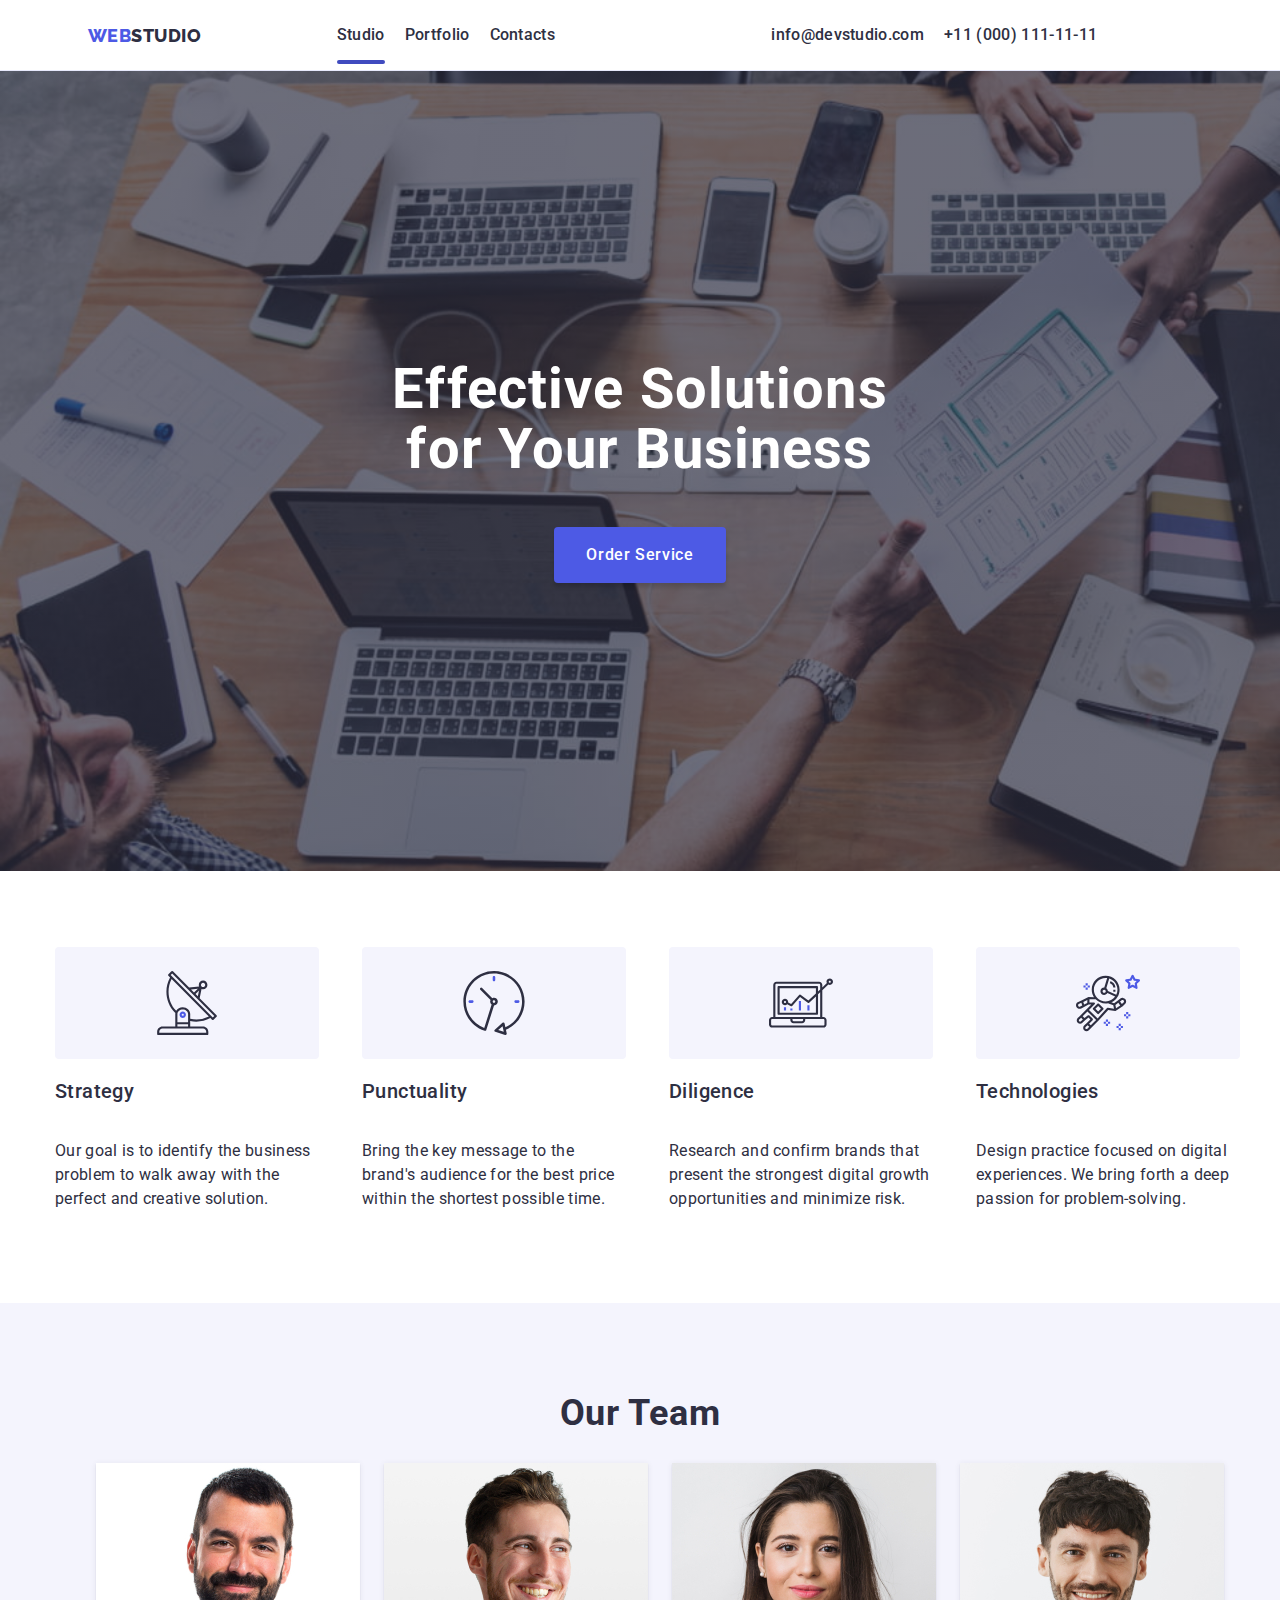
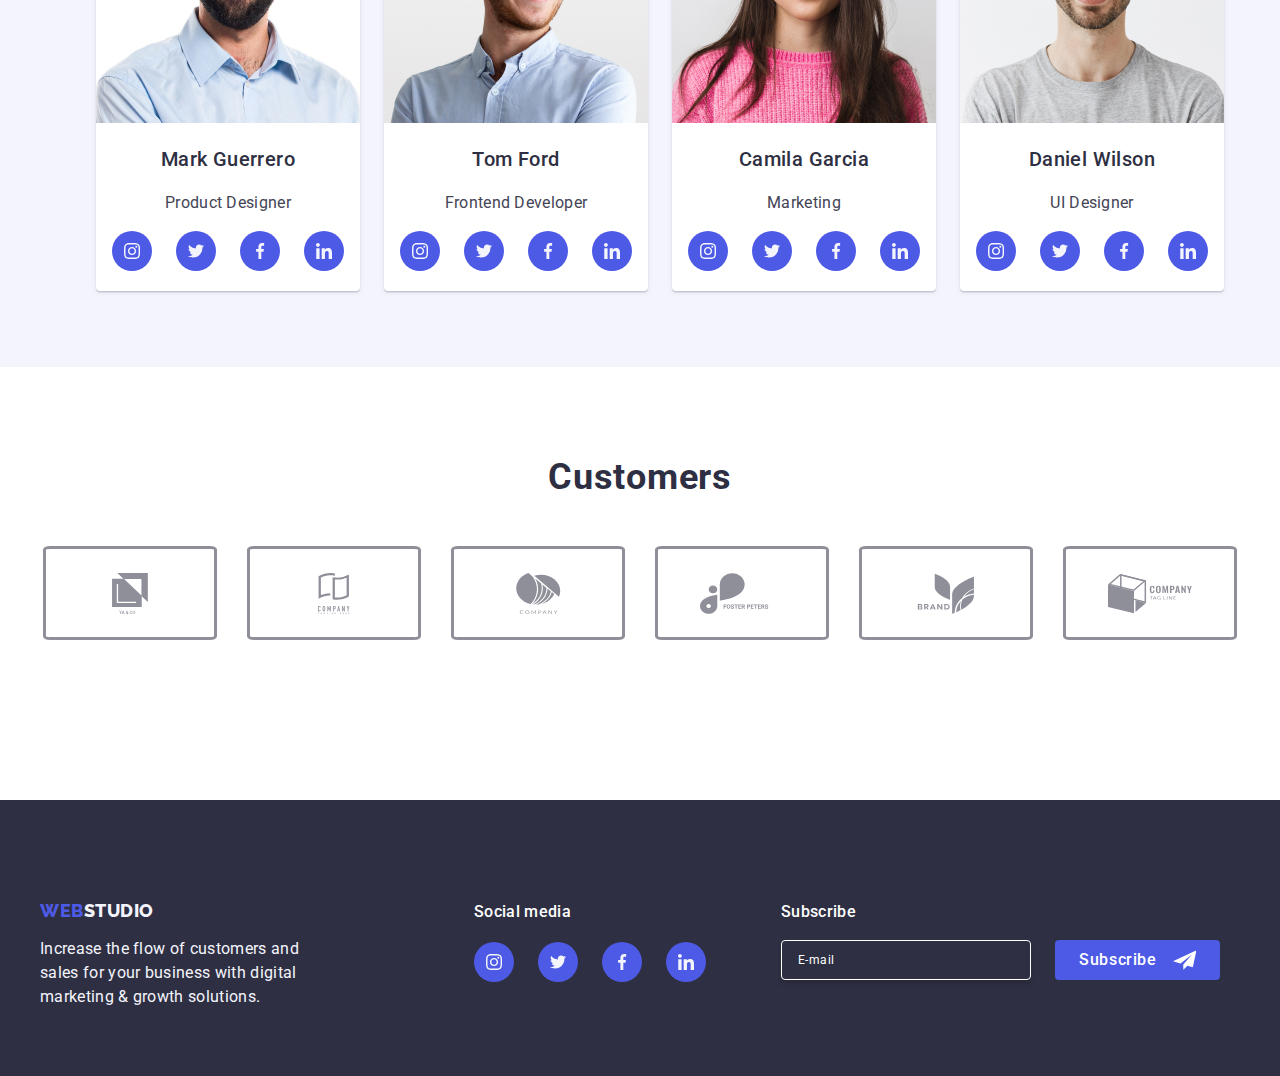
<file: index.html>
<!DOCTYPE html>
<html lang="en">
  <head>
    <meta charset="UTF-8" />
    <meta name="viewport" content="width=device-width, initial-scale=1.0" />
    <title>Studio</title>
    <link
      rel="stylesheet"
      href="https://fonts.googleapis.com/css2?family=Raleway:ital,wght@0,700;1,700&family=Roboto:wght@400;500;700;900&display=swap"
    />
    <link rel="stylesheet" href="./css/modern-normalize.css" />
    <link rel="stylesheet" href="./css/styles.css" />
  </head>
  <body>
    <!-- Bara de navigare -->
    <header class="global-header">
      <div class="container-navbar">
        <a class="logo" href="./index.html">
          <span class="logo-web">WEB</span>
          <span class="logo-studio-header">STUDIO</span>
        </a>
        <nav class="nav-bar">
          <ul>
            <li>
              <a class="nav-item" href="./index.html">Studio</a>
            </li>
            <li>
              <a class="nav-item" href="./portfolio.html">Portfolio</a>
            </li>
            <li>
              <a class="nav-item" href="./contacts.html">Contacts</a>
            </li>
          </ul>
        </nav>
        <ul class="nav-contacts">
          <li>
            <a class="nav-item" href="mailto:info@devstudio.com"
              >info@devstudio.com</a
            >
          </li>
          <li>
            <a class="nav-item" href="tel:+11(000)111-11-11"
              >+11 (000) 111-11-11</a
            >
          </li>
        </ul>
        <!-- Burger menu mobile -->
        <div class="container-menu-mobile">
          <div class="menu-container js-menu-container" id="mobile-menu">
            <button type="button" class="close-btn js-close-menu">x</button>

            <ul class="mobile-menu">
              <li><a href="./index.html" class="link">Studio</a></li>
              <li><a href="./portfolio.html" class="link">Portfolio</a></li>
              <li><a href="./contacts.html" class="link">Contacts</a></li>
            </ul>
            <ul class="modal-contacts">
              <li>
                <a class="modal-contact-tel" href="tel:+11(000)111-11-11"
                  >+11 (000) 111-11-11</a
                >
              </li>
              <li>
                <a class="modal-contact-mail" href="mailto:info@devstudio.com"
                  >info@devstudio.com</a
                >
              </li>
            </ul>
            <div class="modal-social-list">
              <a
                href="https://www.instagram.com/"
                class="social"
                target="_blank"
                rel="noreferrer noopener"
                aria-label="instagram-link"
              >
                <svg>
                  <use href="./images/icons.svg#icon-instagram"></use>
                </svg>
              </a>
              <a
                href="https://twitter.com/"
                class="social"
                target="_blank"
                rel="noreferrer noopener"
                aria-label="twitter-link"
              >
                <svg>
                  <use href="./images/icons.svg#icon-twitter"></use></svg
              ></a>
              <a
                href="https://www.facebook.com/"
                class="social"
                target="_blank"
                rel="noreferrer noopener"
                aria-label="facebook-link"
              >
                <svg>
                  <use href="./images/icons.svg#icon-facebook"></use></svg
              ></a>
              <a
                href="https://www.linkedin.com/"
                class="social"
                target="_blank"
                rel="noreferrer noopener"
                aria-label="linkedin-link"
              >
                <svg>
                  <use href="./images/icons.svg#icon-linkedin"></use></svg
              ></a>
            </div>
          </div>
        </div>
        <button
          class="menu-toggle js-open-menu"
          aria-expanded="false"
          aria-controls="mobile-menu"
        >
          <svg
            width="24"
            height="24"
            fill="currentColor"
            viewBox="0 0 20 20"
            xmlns="http://www.w3.org/2000/svg"
          >
            <path
              fill-rule="evenodd"
              d="M3 5a1 1 0 011-1h12a1 1 0 110 2H4a1 1 0 01-1-1zM3 10a1 1 0 011-1h12a1 1 0 110 2H4a1 1 0 01-1-1zM3 15a1 1 0 011-1h12a1 1 0 110 2H4a1 1 0 01-1-1z"
              clip-rule="evenodd"
            ></path>
          </svg>
        </button>
      </div>
    </header>
    <!-- Continutul siteului -->
    <main>
      <!-- Hero section -->
      <section class="hero-section">
        <div class="hero-container">
          <h1 class="hero-text">Effective Solutions for Your Business</h1>
          <button class="hero-button" type="button" data-modal-open>
            Order Service
          </button>
        </div>
        <!-- Modal inputs -->
        <div class="modal is-hidden" data-modal>
          <div class="modal-content">
            <button type="button" class="close-btn" data-modal-close>x</button>
            <form>
              <h2>Leave your contacts and we will call you back</h2>

              <label for="name" class="label-with-icon"
                >Name
                <svg class="input-icon">
                  <use href="./images/icons.svg#person-icon"></use>
                </svg>
                <input
                  type="text"
                  id="name"
                  name="username"
                  class="input-with-icon"
                />
              </label>
              <label for="phone" class="label-with-icon"
                >Phone
                <svg class="input-icon">
                  <use href="./images/icons.svg#phone-icon"></use>
                </svg>
                <input
                  type="tel"
                  id="phone"
                  name="phone-number"
                  class="input-with-icon"
                />
              </label>

              <label for="email" class="label-with-icon"
                >Email
                <svg class="input-icon">
                  <use href="./images/icons.svg#email-icon"></use>
                </svg>
                <input
                  type="email"
                  id="email"
                  name="email"
                  class="input-with-icon"
                />
              </label>
              <label for="comment" class="label-comment">Comment</label>
              <textarea
                name="feedback"
                class="text-input"
                id="comment"
                placeholder="Text input"
              ></textarea>

              <label for="checkbox" class="privacy-policy">
                <input
                  type="checkbox"
                  class="visually-hidden"
                  id="checkbox"
                  name="accept"
                />
                I accept the terms and conditions of the
                <a
                  href="https://en.wikipedia.org/wiki/Privacy_policy"
                  target="_blank"
                  rel="noreferrer noopener"
                  ><span>Privacy Policy</span></a
                >
              </label>
              <button type="submit" class="send-btn">Send</button>
            </form>
          </div>
        </div>
      </section>
      <!-- Text section -->
      <section class="strenghts-section">
        <div class="container">
          <ul>
            <li>
              <div class="strenght-logo">
                <svg>
                  <use href="./images/icons.svg#icon-antenna"></use>
                </svg>
              </div>
              <h3 class="strenght-name">Strategy</h3>
              <p class="strenght-description">
                Our goal is to identify the business problem to walk away with
                the perfect and creative solution.
              </p>
            </li>
            <li>
              <div class="strenght-logo">
                <svg>
                  <use href="./images/icons.svg#icon-clock"></use>
                </svg>
              </div>
              <h3 class="strenght-name">Punctuality</h3>
              <p class="strenght-description">
                Bring the key message to the brand's audience for the best price
                within the shortest possible time.
              </p>
            </li>
            <li>
              <div class="strenght-logo">
                <svg>
                  <use href="./images/icons.svg#icon-diagram"></use>
                </svg>
              </div>
              <h3 class="strenght-name">Diligence</h3>
              <p class="strenght-description">
                Research and confirm brands that present the strongest digital
                growth opportunities and minimize risk.
              </p>
            </li>
            <li>
              <div class="strenght-logo">
                <svg>
                  <use href="./images/icons.svg#icon-astronaut"></use>
                </svg>
              </div>
              <h3 class="strenght-name">Technologies</h3>
              <p class="strenght-description">
                Design practice focused on digital experiences. We bring forth a
                deep passion for problem-solving.
              </p>
            </li>
          </ul>
        </div>
      </section>
      <!-- What are we doing section -->
      <section class="what-are-we-doing-section">
        <div class="container what-are-we-doing-box">
          <h2 class="title-what-are-we-doing">What are we doing</h2>
          <ul>
            <li>
              <img
                src="./images/Monitor.jpg"
                alt="monitor cu grafice"
                width="300"
              />
            </li>
            <li>
              <img
                src="./images/MultilevelChat.jpg"
                alt="mai multe pagini dintr-un chat telefonic"
                width="300"
              />
            </li>
            <li>
              <img
                src="./images/Phone.jpg"
                alt="imagie pe un telefon tinut in mana"
                width="300"
              />
            </li>
          </ul>
        </div>
      </section>
      <!-- Our team section -->
      <section class="our-team-section">
        <div class="container">
          <h2 class="title-our-team">Our Team</h2>
          <ul>
            <li>
              <img
                src="./images/MarkGuerrero.jpg"
                alt="Imaginea lui Mark Guerrero"
                width="200"
              />
              <h3 class="team-person-name">Mark Guerrero</h3>
              <p class="team-person-function">Product Designer</p>
              <div class="social-list">
                <a
                  href="https://www.instagram.com/"
                  class="social"
                  target="_blank"
                  rel="noreferrer noopener"
                  aria-label="instagram-link"
                >
                  <svg>
                    <use href="./images/icons.svg#icon-instagram"></use>
                  </svg>
                </a>
                <a
                  href="https://twitter.com/"
                  class="social"
                  target="_blank"
                  rel="noreferrer noopener"
                  aria-label="twitter-link"
                >
                  <svg>
                    <use href="./images/icons.svg#icon-twitter"></use></svg
                ></a>
                <a
                  href="https://www.facebook.com/"
                  class="social"
                  target="_blank"
                  rel="noreferrer noopener"
                  aria-label="facebook-link"
                >
                  <svg>
                    <use href="./images/icons.svg#icon-facebook"></use></svg
                ></a>
                <a
                  href="https://www.linkedin.com/"
                  class="social"
                  target="_blank"
                  rel="noreferrer noopener"
                  aria-label="linkedin-link"
                >
                  <svg>
                    <use href="./images/icons.svg#icon-linkedin"></use></svg
                ></a>
              </div>
            </li>
            <li>
              <img
                src="./images/TomFord.jpg"
                alt="Imaginea lui Tom Ford"
                width="200"
              />
              <h3 class="team-person-name">Tom Ford</h3>
              <p class="team-person-function">Frontend Developer</p>
              <div class="social-list">
                <a
                  href="https://www.instagram.com/"
                  class="social"
                  target="_blank"
                  rel="noreferrer noopener"
                  aria-label="instagram-link"
                >
                  <svg>
                    <use href="./images/icons.svg#icon-instagram"></use>
                  </svg>
                </a>
                <a
                  href="https://twitter.com/"
                  class="social"
                  target="_blank"
                  rel="noreferrer noopener"
                  aria-label="twitter-link"
                >
                  <svg>
                    <use href="./images/icons.svg#icon-twitter"></use></svg
                ></a>
                <a
                  href="https://www.facebook.com/"
                  class="social"
                  target="_blank"
                  rel="noreferrer noopener"
                  aria-label="facebook-link"
                >
                  <svg>
                    <use href="./images/icons.svg#icon-facebook"></use></svg
                ></a>
                <a
                  href="https://www.linkedin.com/"
                  class="social"
                  target="_blank"
                  rel="noreferrer noopener"
                  aria-label="linkedin-link"
                >
                  <svg>
                    <use href="./images/icons.svg#icon-linkedin"></use></svg
                ></a>
              </div>
            </li>
            <li>
              <img
                src="./images/CamilaGarcia.jpg"
                alt="Imaginea Camilei Garcia"
                width="200"
              />
              <h3 class="team-person-name">Camila Garcia</h3>
              <p class="team-person-function">Marketing</p>
              <div class="social-list">
                <a
                  href="https://www.instagram.com/"
                  class="social"
                  target="_blank"
                  rel="noreferrer noopener"
                  aria-label="instagram-link"
                >
                  <svg>
                    <use href="./images/icons.svg#icon-instagram"></use>
                  </svg>
                </a>
                <a
                  href="https://twitter.com/"
                  class="social"
                  target="_blank"
                  rel="noreferrer noopener"
                  aria-label="twitter-link"
                >
                  <svg>
                    <use href="./images/icons.svg#icon-twitter"></use></svg
                ></a>
                <a
                  href="https://www.facebook.com/"
                  class="social"
                  target="_blank"
                  rel="noreferrer noopener"
                  aria-label="facebook-link"
                >
                  <svg>
                    <use href="./images/icons.svg#icon-facebook"></use></svg
                ></a>
                <a
                  href="https://www.linkedin.com/"
                  class="social"
                  target="_blank"
                  rel="noreferrer noopener"
                  aria-label="linkedin-link"
                >
                  <svg>
                    <use href="./images/icons.svg#icon-linkedin"></use></svg
                ></a>
              </div>
            </li>
            <li>
              <img
                src="./images/DanielWilson.jpg"
                alt="Imaginea lui Daniel Wilson"
                width="200"
              />
              <h3 class="team-person-name">Daniel Wilson</h3>
              <p class="team-person-function">UI Designer</p>
              <div class="social-list">
                <a
                  href="https://www.instagram.com/"
                  class="social"
                  target="_blank"
                  rel="noreferrer noopener"
                  aria-label="instagram-link"
                >
                  <svg>
                    <use href="./images/icons.svg#icon-instagram"></use>
                  </svg>
                </a>
                <a
                  href="https://twitter.com/"
                  class="social"
                  target="_blank"
                  rel="noreferrer noopener"
                  aria-label="twitter-link"
                >
                  <svg>
                    <use href="./images/icons.svg#icon-twitter"></use></svg
                ></a>
                <a
                  href="https://www.facebook.com/"
                  class="social"
                  target="_blank"
                  rel="noreferrer noopener"
                  aria-label="facebook-link"
                >
                  <svg>
                    <use href="./images/icons.svg#icon-facebook"></use></svg
                ></a>
                <a
                  href="https://www.linkedin.com/"
                  class="social"
                  target="_blank"
                  rel="noreferrer noopener"
                  aria-label="linkedin-link"
                >
                  <svg>
                    <use href="./images/icons.svg#icon-linkedin"></use></svg
                ></a>
              </div>
            </li>
          </ul>
        </div>
      </section>
      <section class="customers-section">
        <div class="container">
          <h2 class="customers-title">Customers</h2>
          <div class="customers-logos">
            <div class="customer-logo-panel">
              <svg class="customer-logo">
                <use href="./images/icons.svg#icon-client-1"></use>
              </svg>
            </div>
            <div class="customer-logo-panel">
              <svg class="customer-logo">
                <use href="./images/icons.svg#icon-client-2"></use>
              </svg>
            </div>
            <div class="customer-logo-panel">
              <svg class="customer-logo">
                <use href="./images/icons.svg#icon-client-3"></use>
              </svg>
            </div>
            <div class="customer-logo-panel">
              <svg class="customer-logo">
                <use href="./images/icons.svg#icon-client-4"></use>
              </svg>
            </div>
            <div class="customer-logo-panel">
              <svg class="customer-logo">
                <use href="./images/icons.svg#icon-client-5"></use>
              </svg>
            </div>
            <div class="customer-logo-panel">
              <svg class="customer-logo">
                <use href="./images/icons.svg#icon-client-6"></use>
              </svg>
            </div>
          </div>
        </div>
      </section>
    </main>
    <!-- Contact us -->
    <footer class="global-footer">
      <div class="footer-container">
        <div class="footer-content">
          <a href="./index.html">
            <span class="logo-web">WEB</span>
            <span class="logo-studio-footer">STUDIO</span>
          </a>
          <p class="footer-text">
            Increase the flow of customers and<br />
            sales for your business with digital<br />
            marketing & growth solutions.
          </p>
        </div>
        <div class="social-media-footer">
          <p>Social media</p>
          <div class="social-list-footer">
            <a
              href="https://www.instagram.com/"
              class="social-footer"
              target="_blank"
              rel="noreferrer noopener"
              aria-label="instagram-link"
            >
              <svg>
                <use href="./images/icons.svg#icon-instagram"></use>
              </svg>
            </a>
            <a
              href="https://twitter.com/"
              class="social-footer"
              target="_blank"
              rel="noreferrer noopener"
              aria-label="twitter-link"
            >
              <svg>
                <use href="./images/icons.svg#icon-twitter"></use></svg
            ></a>
            <a
              href="https://www.facebook.com/"
              class="social-footer"
              target="_blank"
              rel="noreferrer noopener"
              aria-label="facebook-link"
            >
              <svg>
                <use href="./images/icons.svg#icon-facebook"></use></svg
            ></a>
            <a
              href="https://www.linkedin.com/"
              class="social-footer"
              target="_blank"
              rel="noreferrer noopener"
              aria-label="linkedin-link"
            >
              <svg>
                <use href="./images/icons.svg#icon-linkedin"></use></svg
            ></a>
          </div>
        </div>
        <div class="subscribe-footer">
          <span class="subscribe">Subscribe</span>
          <form
            name="signup_form"
            autocomplete="on"
            novalidate
            class="subscribe-form"
          >
            <label>
              <input type="email" name="email" placeholder="E-mail" />
            </label>
            <button type="submit">
              Subscribe
              <svg>
                <use href="./images/icons.svg#send-icon"></use>
              </svg>
            </button>
          </form>
        </div>
      </div>
    </footer>
    <script src="./js/modal.js"></script>
    <script src="./js/navbar-underline.js"></script>
    <script defer src="js/mobile-menu.js"></script>
  </body>
</html>
</file>
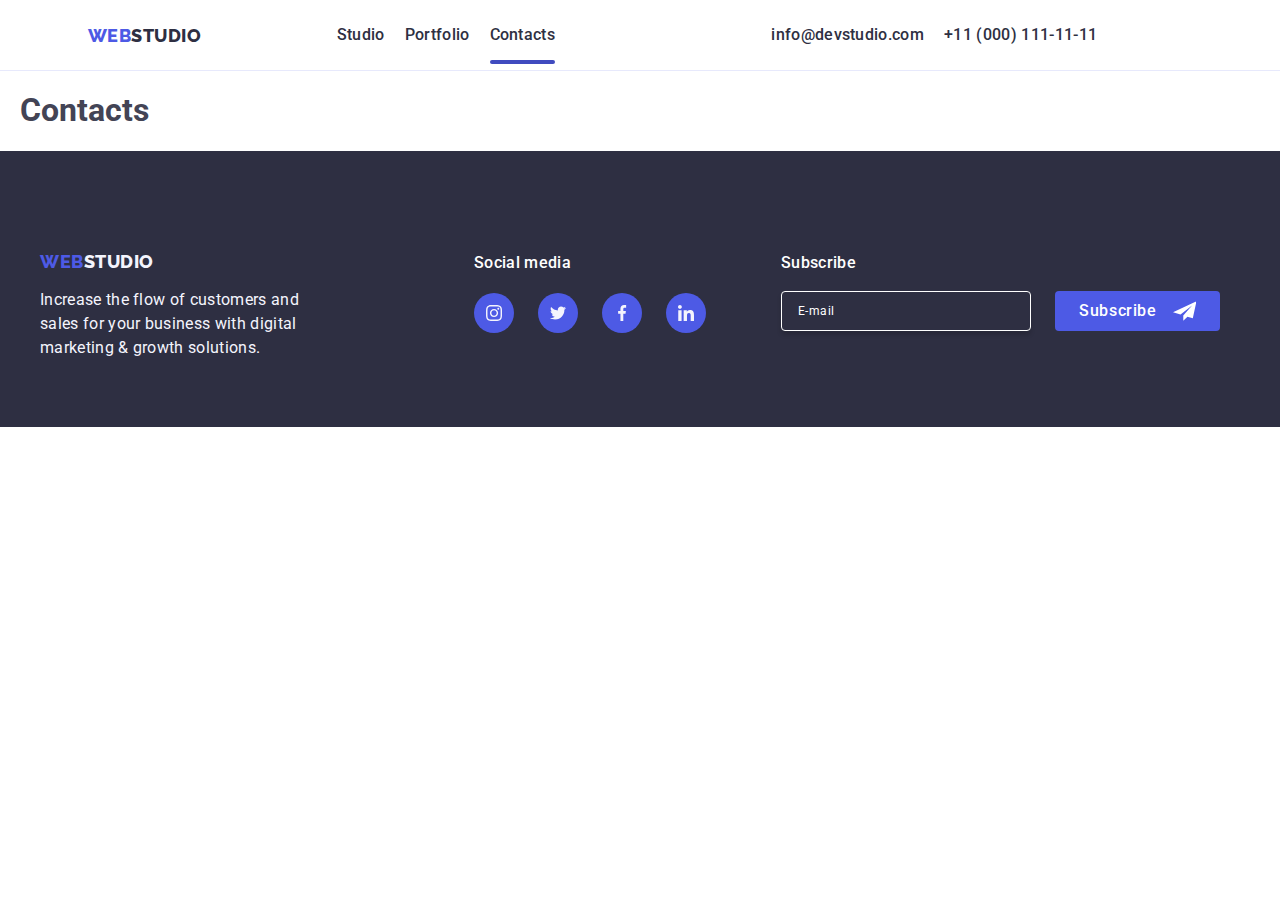
<file: contacts.html>
<!DOCTYPE html>
<html lang="en">
  <head>
    <meta charset="UTF-8" />
    <meta name="viewport" content="width=device-width, initial-scale=1.0" />
    <link
      rel="stylesheet"
      href="https://fonts.googleapis.com/css2?family=Raleway:ital,wght@0,700;1,700&family=Roboto:wght@400;500;700;900&display=swap"
    />
    <link rel="stylesheet" href="./css/modern-normalize.css" />
    <link rel="stylesheet" href="./css/styles.css" />
    <title>Contacts</title>
  </head>
  <body>
    <!-- Bara de navigare -->
    <header class="global-header">
      <div class="container-navbar">
        <a class="logo" href="./index.html">
          <span class="logo-web">WEB</span>
          <span class="logo-studio-header">STUDIO</span>
        </a>
        <nav class="nav-bar">
          <ul>
            <li>
              <a class="nav-item" href="./index.html">Studio</a>
            </li>
            <li>
              <a class="nav-item" href="./portfolio.html">Portfolio</a>
            </li>
            <li>
              <a class="nav-item" href="./contacts.html">Contacts</a>
            </li>
          </ul>
        </nav>
        <ul class="nav-contacts">
          <li>
            <a class="nav-item" href="mailto:info@devstudio.com"
              >info@devstudio.com</a
            >
          </li>
          <li>
            <a class="nav-item" href="tel:+11(000)111-11-11"
              >+11 (000) 111-11-11</a
            >
          </li>
        </ul>
        <!-- Burger menu mobile -->
        <div class="container-menu-mobile">
          <div class="menu-container js-menu-container" id="mobile-menu">
            <button type="button" class="close-btn js-close-menu">x</button>

            <ul class="mobile-menu">
              <li><a href="./index.html" class="link">Studio</a></li>
              <li><a href="./portfolio.html" class="link">Portfolio</a></li>
              <li><a href="./contacts.html" class="link">Contacts</a></li>
            </ul>
            <ul class="modal-contacts">
              <li>
                <a class="modal-contact-tel" href="tel:+11(000)111-11-11"
                  >+11 (000) 111-11-11</a
                >
              </li>
              <li>
                <a class="modal-contact-mail" href="mailto:info@devstudio.com"
                  >info@devstudio.com</a
                >
              </li>
            </ul>
            <div class="modal-social-list">
              <a
                href="https://www.instagram.com/"
                class="social"
                target="_blank"
                rel="noreferrer noopener"
                aria-label="instagram-link"
              >
                <svg>
                  <use href="./images/icons.svg#icon-instagram"></use>
                </svg>
              </a>
              <a
                href="https://twitter.com/"
                class="social"
                target="_blank"
                rel="noreferrer noopener"
                aria-label="twitter-link"
              >
                <svg>
                  <use href="./images/icons.svg#icon-twitter"></use></svg
              ></a>
              <a
                href="https://www.facebook.com/"
                class="social"
                target="_blank"
                rel="noreferrer noopener"
                aria-label="facebook-link"
              >
                <svg>
                  <use href="./images/icons.svg#icon-facebook"></use></svg
              ></a>
              <a
                href="https://www.linkedin.com/"
                class="social"
                target="_blank"
                rel="noreferrer noopener"
                aria-label="linkedin-link"
              >
                <svg>
                  <use href="./images/icons.svg#icon-linkedin"></use></svg
              ></a>
            </div>
          </div>
        </div>
        <button
          class="menu-toggle js-open-menu"
          aria-expanded="false"
          aria-controls="mobile-menu"
        >
          <svg
            width="24"
            height="24"
            fill="currentColor"
            viewBox="0 0 20 20"
            xmlns="http://www.w3.org/2000/svg"
          >
            <path
              fill-rule="evenodd"
              d="M3 5a1 1 0 011-1h12a1 1 0 110 2H4a1 1 0 01-1-1zM3 10a1 1 0 011-1h12a1 1 0 110 2H4a1 1 0 01-1-1zM3 15a1 1 0 011-1h12a1 1 0 110 2H4a1 1 0 01-1-1z"
              clip-rule="evenodd"
            ></path>
          </svg>
        </button>
      </div>
    </header>
    <!-- Continutul siteului -->
    <main>
      <!-- Hero section -->
      <section class="contacts-section">
        <div class="contacts-container">
          <h1 class="contacts-text">Contacts</h1>
        </div>
      </section>
    </main>
    <!-- Contact us -->
    <footer class="global-footer">
      <div class="footer-container">
        <div class="footer-content">
          <a href="./index.html">
            <span class="logo-web">WEB</span>
            <span class="logo-studio-footer">STUDIO</span>
          </a>
          <p class="footer-text">
            Increase the flow of customers and<br />
            sales for your business with digital<br />
            marketing & growth solutions.
          </p>
        </div>
        <div class="social-media-footer">
          <p>Social media</p>
          <div class="social-list-footer">
            <a
              href="https://www.instagram.com/"
              class="social-footer"
              target="_blank"
              rel="noreferrer noopener"
              aria-label="instagram-link"
            >
              <svg>
                <use href="./images/icons.svg#icon-instagram"></use>
              </svg>
            </a>
            <a
              href="https://twitter.com/"
              class="social-footer"
              target="_blank"
              rel="noreferrer noopener"
              aria-label="twitter-link"
            >
              <svg>
                <use href="./images/icons.svg#icon-twitter"></use></svg
            ></a>
            <a
              href="https://www.facebook.com/"
              class="social-footer"
              target="_blank"
              rel="noreferrer noopener"
              aria-label="facebook-link"
            >
              <svg>
                <use href="./images/icons.svg#icon-facebook"></use></svg
            ></a>
            <a
              href="https://www.linkedin.com/"
              class="social-footer"
              target="_blank"
              rel="noreferrer noopener"
              aria-label="linkedin-link"
            >
              <svg>
                <use href="./images/icons.svg#icon-linkedin"></use></svg
            ></a>
          </div>
        </div>
        <div class="subscribe-footer">
          <span class="subscribe">Subscribe</span>
          <form
            name="signup_form"
            autocomplete="on"
            novalidate
            class="subscribe-form"
          >
            <label>
              <input type="email" name="email" placeholder="E-mail" />
            </label>
            <button type="submit">
              Subscribe
              <svg>
                <use href="./images/icons.svg#send-icon"></use>
              </svg>
            </button>
          </form>
        </div>
      </div>
      </div>
    </footer>
    <script src="./js/modal.js"></script>
    <script src="./js/navbar-underline.js"></script>
    <script defer src="js/mobile-menu.js"></script>
  </body>
</html>
</file>
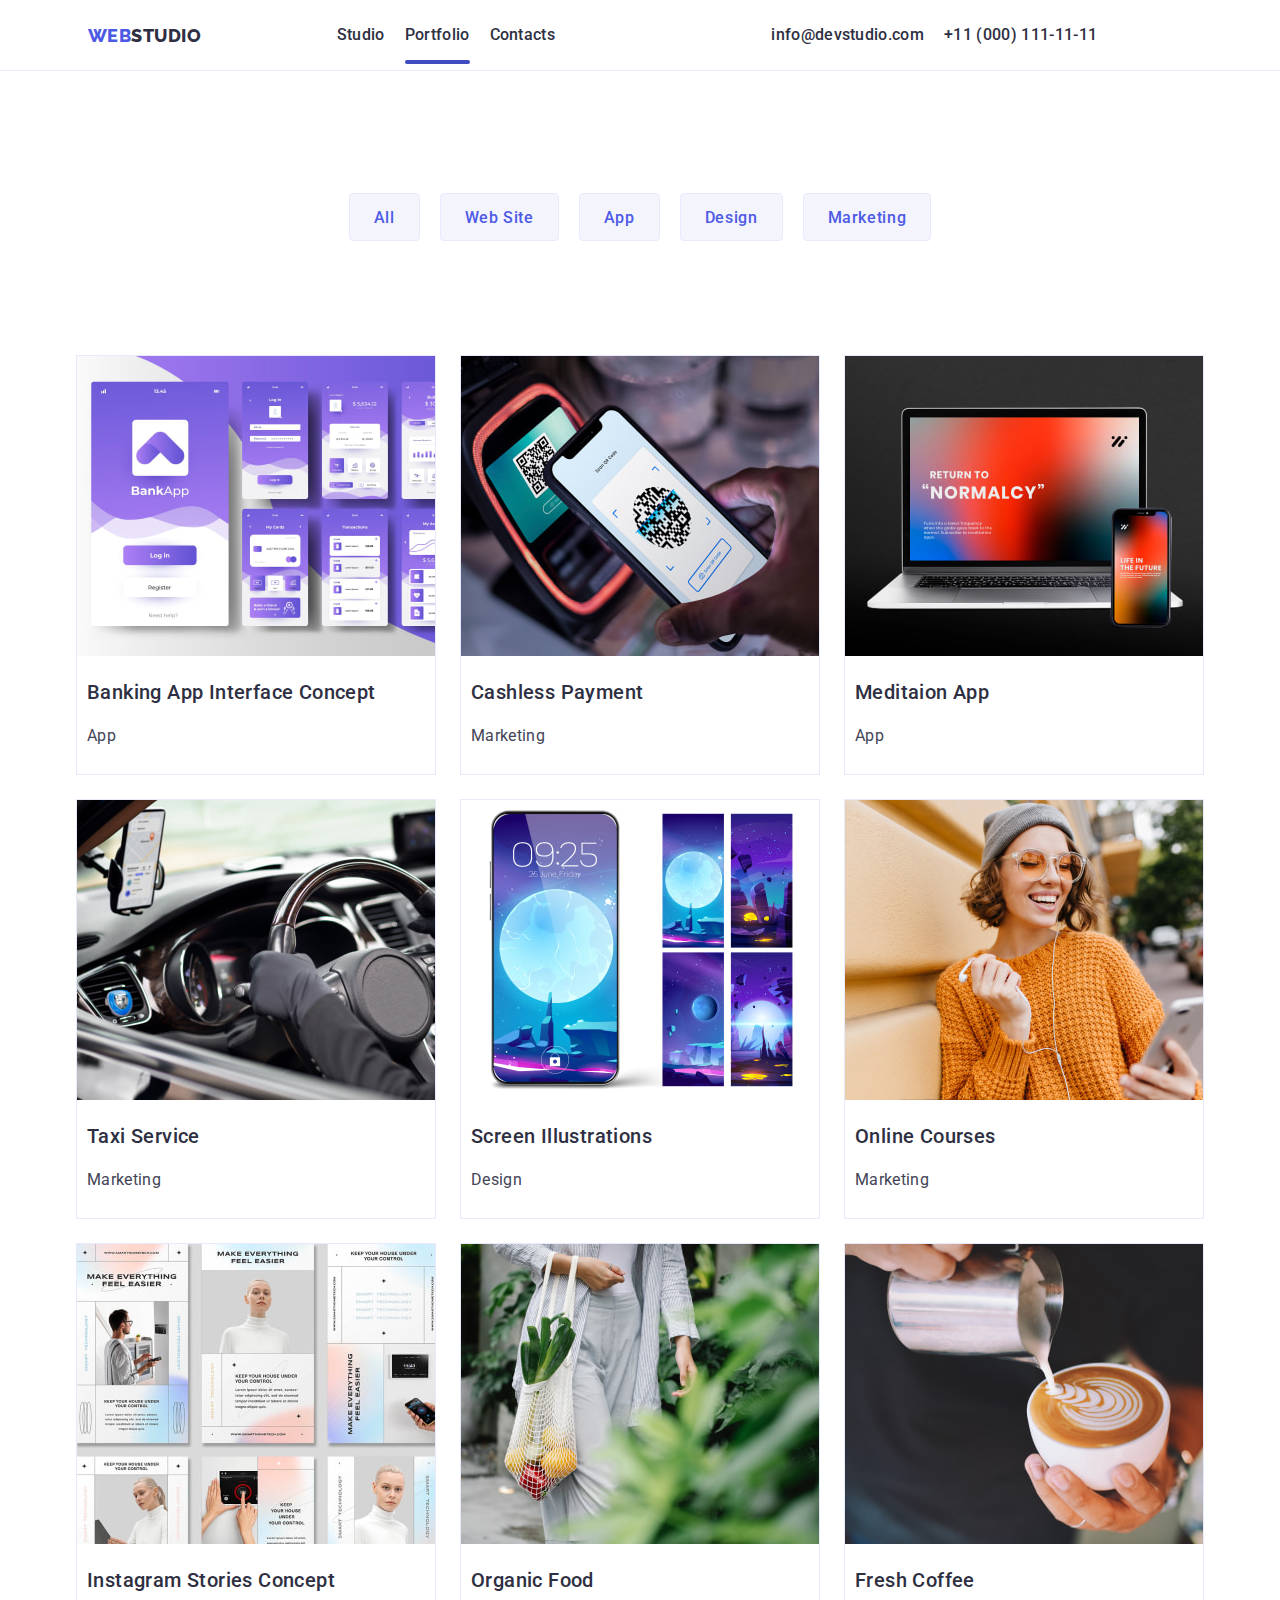
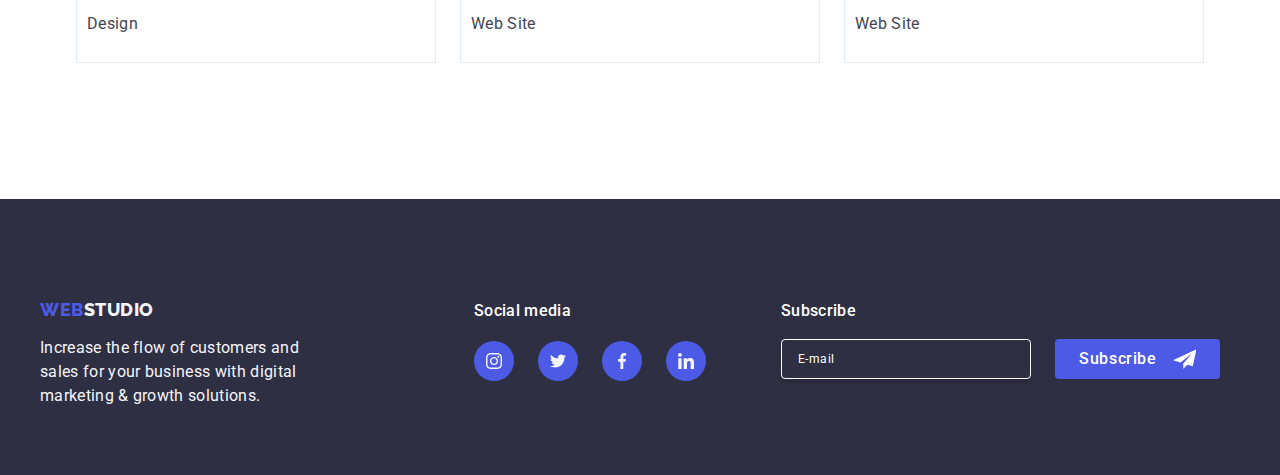
<file: portfolio.html>
<!DOCTYPE html>
<html lang="en">
  <head>
    <meta charset="UTF-8" />
    <meta name="viewport" content="width=device-width, initial-scale=1.0" />
    <link
      rel="stylesheet"
      href="https://fonts.googleapis.com/css2?family=Raleway:ital,wght@0,700;1,700&family=Roboto:wght@400;500;700;900&display=swap"
    />
    <link rel="stylesheet" href="./css/modern-normalize.css" />
    <link rel="stylesheet" href="./css/styles.css" />
    <title>Portofoliu</title>
  </head>
  <body>
    <!-- Bara de navigare -->
    <header class="global-header">
      <div class="container-navbar">
        <a class="logo" href="./index.html">
          <span class="logo-web">WEB</span>
          <span class="logo-studio-header">STUDIO</span>
        </a>
        <nav class="nav-bar">
          <ul>
            <li>
              <a class="nav-item" href="./index.html">Studio</a>
            </li>
            <li>
              <a class="nav-item" href="./portfolio.html">Portfolio</a>
            </li>
            <li>
              <a class="nav-item" href="./contacts.html">Contacts</a>
            </li>
          </ul>
        </nav>
        <ul class="nav-contacts">
          <li>
            <a class="nav-item" href="mailto:info@devstudio.com"
              >info@devstudio.com</a
            >
          </li>
          <li>
            <a class="nav-item" href="tel:+11(000)111-11-11"
              >+11 (000) 111-11-11</a
            >
          </li>
        </ul>
        <!-- Burger menu mobile -->
        <div class="container-menu-mobile">
          <div class="menu-container js-menu-container" id="mobile-menu">
            <button type="button" class="close-btn js-close-menu">x</button>

            <ul class="mobile-menu">
              <li><a href="./index.html" class="link">Studio</a></li>
              <li><a href="./portfolio.html" class="link">Portfolio</a></li>
              <li><a href="./contacts.html" class="link">Contacts</a></li>
            </ul>
            <ul class="modal-contacts">
              <li>
                <a class="modal-contact-tel" href="tel:+11(000)111-11-11"
                  >+11 (000) 111-11-11</a
                >
              </li>
              <li>
                <a class="modal-contact-mail" href="mailto:info@devstudio.com"
                  >info@devstudio.com</a
                >
              </li>
            </ul>
            <div class="modal-social-list">
              <a
                href="https://www.instagram.com/"
                class="social"
                target="_blank"
                rel="noreferrer noopener"
                aria-label="instagram-link"
              >
                <svg>
                  <use href="./images/icons.svg#icon-instagram"></use>
                </svg>
              </a>
              <a
                href="https://twitter.com/"
                class="social"
                target="_blank"
                rel="noreferrer noopener"
                aria-label="twitter-link"
              >
                <svg>
                  <use href="./images/icons.svg#icon-twitter"></use></svg
              ></a>
              <a
                href="https://www.facebook.com/"
                class="social"
                target="_blank"
                rel="noreferrer noopener"
                aria-label="facebook-link"
              >
                <svg>
                  <use href="./images/icons.svg#icon-facebook"></use></svg
              ></a>
              <a
                href="https://www.linkedin.com/"
                class="social"
                target="_blank"
                rel="noreferrer noopener"
                aria-label="linkedin-link"
              >
                <svg>
                  <use href="./images/icons.svg#icon-linkedin"></use></svg
              ></a>
            </div>
          </div>
        </div>
        <button
          class="menu-toggle js-open-menu"
          aria-expanded="false"
          aria-controls="mobile-menu"
        >
          <svg
            width="24"
            height="24"
            fill="currentColor"
            viewBox="0 0 20 20"
            xmlns="http://www.w3.org/2000/svg"
          >
            <path
              fill-rule="evenodd"
              d="M3 5a1 1 0 011-1h12a1 1 0 110 2H4a1 1 0 01-1-1zM3 10a1 1 0 011-1h12a1 1 0 110 2H4a1 1 0 01-1-1zM3 15a1 1 0 011-1h12a1 1 0 110 2H4a1 1 0 01-1-1z"
              clip-rule="evenodd"
            ></path>
          </svg>
        </button>
      </div>
      </div>
    </header>
    <!-- Continutul siteului -->
    <main>
      <!-- Buttons section -->
      <section class="filter-buttons">
        <div class="container-filter-btn">
          <ul>
            <li>
              <button class="filter-button" type="button">All</button>
            </li>
            <li>
              <button class="filter-button" type="button">Web Site</button>
            </li>
            <li>
              <button class="filter-button" type="button">App</button>
            </li>
            <li>
              <button class="filter-button" type="button">Design</button>
            </li>
            <li>
              <button class="filter-button" type="button">Marketing</button>
            </li>
          </ul>
        </div>
      </section>
      <!-- Main section-->
      <section class="filter-cards">
        <div class="container-filter-cards">
          <ul>
            <li>
              <div class="overlay-image">
                <img
                  src="./images/img_banking_app.jpg"
                  alt="Banking App Interface Concept"
                  width="200"
                />
                <div class="overlay">
                  <p class="overlay-text">
                    14 Stylish and User-Friendly App Design Concepts · Task
                    Manager App · Calorie Tracker App · Exotic Fruit Ecommerce
                    App · Cloud Storage App
                  </p>
                </div>
              </div>
              <h3 class="filter-card-name">Banking App Interface Concept</h3>
              <p class="filter-card-key">App</p>
            </li>
            <li>
              <div class="overlay-image">
                <img
                  src="./images/img_cashless_payment.jpg"
                  alt="Cashless Payment"
                  width="200"
                />
                <div class="overlay">
                  <p class="overlay-text">
                    14 Stylish and User-Friendly App Design Concepts · Task
                    Manager App · Calorie Tracker App · Exotic Fruit Ecommerce
                    App · Cloud Storage App
                  </p>
                </div>
              </div>
              <h3 class="filter-card-name">Cashless Payment</h3>
              <p class="filter-card-key">Marketing</p>
            </li>
            <li>
              <div class="overlay-image">
                <img
                  src="./images/img_meditation_app.jpg"
                  alt="Meditaion App"
                  width="200"
                />
                <div class="overlay">
                  <p class="overlay-text">
                    14 Stylish and User-Friendly App Design Concepts · Task
                    Manager App · Calorie Tracker App · Exotic Fruit Ecommerce
                    App · Cloud Storage App
                  </p>
                </div>
              </div>
              <h3 class="filter-card-name">Meditaion App</h3>
              <p class="filter-card-key">App</p>
            </li>
            <li>
              <div class="overlay-image">
                <img
                  src="./images/img_taxi_service.jpg"
                  alt="Taxi Service"
                  width="200"
                />
                <div class="overlay">
                  <p class="overlay-text">
                    14 Stylish and User-Friendly App Design Concepts · Task
                    Manager App · Calorie Tracker App · Exotic Fruit Ecommerce
                    App · Cloud Storage App
                  </p>
                </div>
              </div>
              <h3 class="filter-card-name">Taxi Service</h3>
              <p class="filter-card-key">Marketing</p>
            </li>
            <li>
              <div class="overlay-image">
                <img
                  src="./images/img_screen_illustrations.jpg"
                  alt=""
                  width="200"
                />
                <div class="overlay">
                  <p class="overlay-text">
                    14 Stylish and User-Friendly App Design Concepts · Task
                    Manager App · Calorie Tracker App · Exotic Fruit Ecommerce
                    App · Cloud Storage App
                  </p>
                </div>
              </div>
              <h3 class="filter-card-name">Screen Illustrations</h3>
              <p class="filter-card-key">Design</p>
            </li>
            <li>
              <div class="overlay-image">
                <img
                  src="./images/img_online_courses.jpg"
                  alt="Online Courses"
                  width="200"
                />
                <div class="overlay">
                  <p class="overlay-text">
                    14 Stylish and User-Friendly App Design Concepts · Task
                    Manager App · Calorie Tracker App · Exotic Fruit Ecommerce
                    App · Cloud Storage App
                  </p>
                </div>
              </div>
              <h3 class="filter-card-name">Online Courses</h3>
              <p class="filter-card-key">Marketing</p>
            </li>
            <li>
              <div class="overlay-image">
                <img
                  src="./images/img_instagram_stories_concept.jpg"
                  alt="Instagram Stories Concept"
                  width="200"
                />
                <div class="overlay">
                  <p class="overlay-text">
                    14 Stylish and User-Friendly App Design Concepts · Task
                    Manager App · Calorie Tracker App · Exotic Fruit Ecommerce
                    App · Cloud Storage App
                  </p>
                </div>
              </div>
              <h3 class="filter-card-name">Instagram Stories Concept</h3>
              <p class="filter-card-key">Design</p>
            </li>
            <li>
              <div class="overlay-image">
                <img
                  src="./images/img_organic_food.jpg"
                  alt="Organic Food"
                  width="200"
                />
                <div class="overlay">
                  <p class="overlay-text">
                    14 Stylish and User-Friendly App Design Concepts · Task
                    Manager App · Calorie Tracker App · Exotic Fruit Ecommerce
                    App · Cloud Storage App
                  </p>
                </div>
              </div>
              <h3 class="filter-card-name">Organic Food</h3>
              <p class="filter-card-key">Web Site</p>
            </li>
            <li>
              <div class="overlay-image">
                <img
                  src="./images/img_fresh_coffe.jpg"
                  alt="Fresh Coffee"
                  width="200"
                />
                <div class="overlay">
                  <p class="overlay-text">
                    14 Stylish and User-Friendly App Design Concepts · Task
                    Manager App · Calorie Tracker App · Exotic Fruit Ecommerce
                    App · Cloud Storage App
                  </p>
                </div>
              </div>
              <h3 class="filter-card-name">Fresh Coffee</h3>
              <p class="filter-card-key">Web Site</p>
            </li>
          </ul>
        </div>
      </section>
    </main>
    <!-- Contact us -->
    <footer class="global-footer">
      <div class="footer-container">
        <div class="footer-content">
          <a href="./index.html">
            <span class="logo-web">WEB</span>
            <span class="logo-studio-footer">STUDIO</span>
          </a>
          <p class="footer-text">
            Increase the flow of customers and<br />
            sales for your business with digital<br />
            marketing & growth solutions.
          </p>
        </div>
        <div class="social-media-footer">
          <p>Social media</p>
          <div class="social-list-footer">
            <a
              href="https://www.instagram.com/"
              class="social-footer"
              target="_blank"
              rel="noreferrer noopener"
              aria-label="instagram-link"
            >
              <svg>
                <use href="./images/icons.svg#icon-instagram"></use>
              </svg>
            </a>
            <a
              href="https://twitter.com/"
              class="social-footer"
              target="_blank"
              rel="noreferrer noopener"
              aria-label="twitter-link"
            >
              <svg>
                <use href="./images/icons.svg#icon-twitter"></use></svg
            ></a>
            <a
              href="https://www.facebook.com/"
              class="social-footer"
              target="_blank"
              rel="noreferrer noopener"
              aria-label="facebook-link"
            >
              <svg>
                <use href="./images/icons.svg#icon-facebook"></use></svg
            ></a>
            <a
              href="https://www.linkedin.com/"
              class="social-footer"
              target="_blank"
              rel="noreferrer noopener"
              aria-label="linkedin-link"
            >
              <svg>
                <use href="./images/icons.svg#icon-linkedin"></use></svg
            ></a>
          </div>
        </div>
        <div class="subscribe-footer">
          <span class="subscribe">Subscribe</span>
          <form
            name="signup_form"
            autocomplete="on"
            novalidate
            class="subscribe-form"
          >
            <label>
              <input type="email" name="email" placeholder="E-mail" />
            </label>
            <button type="submit">
              Subscribe
              <svg>
                <use href="./images/icons.svg#send-icon"></use>
              </svg>
            </button>
          </form>
        </div>
      </div>
      </div>
    </footer>
    <script src="./js/navbar-underline.js"></script>
    <script defer src="js/mobile-menu.js"></script>
  </body>
</html>
</file>
<file: css/styles.css>
:root {
  --color-white: #fff;
  --color-iris: #4d5ae5;
  --color-ocean: #404bbf;
  --color-navy-blue: #2e2f42;
  --color-green: #31d0aa;
  --color-slate: #434455;
  --color-light-slate: #8e8f99;
  --color-cornflower: #e7e9fc;
  --color-cloud: #f4f4fd;
  --transitions: 250ms cubic-bezier(0.4, 0, 0.2, 1);
}

body {
  font-family: 'Roboto', sans-serif;
  color: var(--color-slate);
  background-color: var(--color-white);
}
ul {
  list-style: none;
  display: flex;
  text-decoration: none;
}
.logo {
  display: flex;
  text-decoration: none;
  font-family: 'Roboto', sans-serif;
  text-transform: uppercase;
  font-family: Raleway;
  font-size: 18px;
  font-weight: 800;
  line-height: 21px;
  letter-spacing: 0.03em;
}
.logo:hover {
  transition: var(--transitions);
  transform: scale(1.05);
}
.container {
  /* width: 1200px; */
  margin: auto;
  padding: 60px 0;
}

.nav-contacts a {
  text-decoration: none;
  /* margin-right: 20px; */
}
.nav-contacts {
  display: none;
}
.global-header {
  border-bottom: 1px solid var(--color-cornflower);
  display: flex;
}
.global-header .container-navbar {
  display: flex;
  justify-content: center;
  align-items: center;
  width: 1200px;
  height: 70px;
  margin: auto;
}
.logo-web {
  font-family: 'Raleway', sans-serif;
  font-weight: 800;
  font-size: 18px;
  line-height: 1.16667;
  letter-spacing: 0.03em;
  text-transform: uppercase;
  color: var(--color-iris);
}
.logo-studio-header {
  font-family: 'Raleway', sans-serif;
  font-weight: 800;
  font-size: 18px;
  line-height: 1.16667;
  letter-spacing: 0.03em;
  text-transform: uppercase;
  color: var(--color-navy-blue);
}
.logo-studio-footer {
  font-family: 'Raleway', sans-serif;
  font-weight: 800;
  font-size: 18px;
  line-height: 1.16667;
  letter-spacing: 0.03em;
  text-transform: uppercase;
  color: var(--color-cloud);
}
.nav-bar {
  display: none;
}

.hero-section {
  background-color: var(--color-navy-blue);
  padding: 100px 0;
  background-image: linear-gradient(
      rgba(46, 47, 66, 0.7),
      rgba(46, 47, 66, 0.7)
    ),
    url('../images/office.jpg');
  background-size: cover;
}
.hero-text {
  font-weight: 700;
  /* font-size: 56px; */
  line-height: 1.07143;
  letter-spacing: 0.02em;
  text-align: center;
  color: var(--color-white);
  width: 496px;
  height: 120px;
  margin: auto;
  margin-bottom: 48px;
  padding: 0 0 48px 0;

  font-size: 10vw;
  width: auto;
}
.hero-button {
  font-weight: 500;
  font-size: 16px;
  line-height: 1.5;
  letter-spacing: 0.04em;
  border-radius: 4px;
  border: none;
  padding: 16px 32px;
  height: 56px;
  background: var(--color-iris);
  color: var(--color-white);
  cursor: pointer;
  box-shadow: 0 4px 4px 0 rgba(0, 0, 0, 0.15);
  text-align: center;
  margin: 0 auto;
  display: block;
}
.hero-container {
  padding: 188px 0 188px 0;
}
.hero-button:hover,
.hero-button:focus {
  background: var(--color-ocean);
  transition: var(--transitions);
  transform: scale(1.05);
}
.strenght-logo {
  display: none;
}
.strenghts-section ul {
  display: flex;
  flex-wrap: wrap;
  row-gap: 64px;
  column-gap: 24px;
  padding-left: 15px;
  justify-content: center;
}
.strenghts-section li {
  list-style-type: none;
  display: flex;
  align-items: center;
  flex-direction: column;
}
.strenght-name {
  font-weight: 700;
  font-size: 36px;
  line-height: 1.11111;
  letter-spacing: 0.02em;
  color: var(--color-navy-blue);
  padding: 0;
}
.strenght-description {
  font-weight: 500;
  font-size: 16px;
  line-height: 1.5;
  letter-spacing: 0.02em;
  color: var(--color-navy-blue);
}
.what-are-we-doing-section {
  display: none;
}
.title-our-team {
  font-weight: 700;
  font-size: 36px;
  line-height: 1.11111;
  letter-spacing: 0.02em;
  text-transform: capitalize;
  text-align: center;
  color: var(--color-navy-blue);
  /* padding: 100px 0px 10px 0px; */
}
.our-team-section {
  background: var(--color-cloud);
}
.our-team-section li {
  list-style-type: none;
  /* margin-right: 24px; */
  border-radius: 0 0 4px 4px;
  padding: 0px 0px 32px 0px;
  width: 264px;
  height: 428px;
  box-shadow: 0 2px 1px 0 rgba(46, 47, 66, 0.08),
    0 1px 1px 0 rgba(46, 47, 66, 0.16), 0 1px 6px 0 rgba(46, 47, 66, 0.08);
  background: var(--color-white);
}
.our-team-section li img {
  width: 264px;
  height: 260px;
}
.our-team-section ul {
  display: flex;
  justify-content: center;
  flex-wrap: wrap;
  gap: 72px;
  /* padding: 10px 0px 100px 0px; */
}
.team-person-name {
  font-weight: 500;
  font-size: 20px;
  line-height: 1.2;
  letter-spacing: 0.02em;
  text-align: center;
  color: var(--color-navy-blue);
}
.team-person-function {
  font-size: 16px;
  line-height: 1.5;
  letter-spacing: 0.02em;
  text-align: center;
  color: var(--color-slate);
}
.social-list {
  display: flex;
  justify-content: center;
  gap: 24px;
  margin-top: 8px;
}
.social-list .social {
  width: 40px;
  height: 40px;
  background-color: var(--color-iris);
  border-radius: 50%;
  display: flex;
  justify-content: center;
  align-items: center;
}
.social-list .social:hover,
.social-list .social:focus {
  background: var(--color-ocean);
  transition: var(--transitions);
  transform: scale(1.05);
}
.social-list .social svg {
  width: 16px;
  height: 16px;
  fill: var(--color-cloud);
}
.custommers-section {
  display: flex;
  align-items: center;
  justify-content: center;
}
.customers-title {
  font-family: 'Roboto', sans-serif;
  font-weight: 700;
  font-size: 36px;
  line-height: 1.11111;
  letter-spacing: 0.02em;
  text-transform: capitalize;
  text-align: center;
  color: var(--color-navy-blue);
  /* padding: 100px 0 20px 0; */
}
.customers-logos {
  display: flex;
  flex-wrap: wrap;
  justify-content: center;
  align-items: center;
  gap: 16px;
  padding: 20px 0 100px 0;
}
.customer-logo-panel {
  box-sizing: content-box;
  display: flex;
  align-items: center;
  justify-content: center;
  width: 190px;
  height: 88px;
  border-radius: 4%;
  border: 3px solid var(--color-light-slate);
  fill: var(--color-light-slate);
}
.customer-logo-panel:hover {
  border-color: var(--color-ocean);
  fill: var(--color-ocean);
  transition: var(--transitions);
  transform: scale(1.05);
}
/* .customer-logo-panel .customer-logo:hover {
  fill: var(--color-ocean);
} */
.customer-logo-panel .customer-logo {
  width: 84px;
  height: 41px;
}
.footer-text {
  font-size: 16px;
  line-height: 1.5;
  letter-spacing: 0.02em;
  color: var(--color-cloud);
}
.filter-buttons {
  padding: 48px 0 48px 0;
}
.filter-buttons ul {
  display: flex;
  flex-wrap: wrap;
  gap: 20px;
  justify-content: flex-start;
  padding: 10px 20px;
}
.filter-buttons li {
  list-style-type: none;
}
.filter-button {
  font-family: 'Roboto', sans-serif;
  font-weight: 500;
  font-size: 16px;
  line-height: 1.5;
  letter-spacing: 0.04em;
  text-align: center;
  border-radius: 4px;
  background: var(--color-cloud);
  color: var(--color-iris);
  cursor: pointer;
  border: 1px solid var(--color-cornflower);
  border-radius: 4px;
  padding: 12px 24px;
  height: 48px;
}
.filter-button:hover,
.filter-button:focus {
  color: var(--color-white);
  background: var(--color-ocean);
  transition: var(--transitions);
  transform: scale(1.05);
}
.filter-cards {
  padding: 0 0 120px 0;
}
.filter-cards li {
  list-style-type: none;
  border: 1px solid var(--color-cornflower);
  width: 360px;
  height: 420px;
  background: var(--color-white);
}
.overlay-image {
  position: relative;
  overflow: hidden;
}
.overlay {
  position: absolute;
  top: 0;
  left: 0;
  width: 100%;
  height: 100%;
  background-color: var(--color-iris);
  transform: translatey(100%);
  transition: var(--transitions);
}
.filter-cards li:hover .overlay {
  transform: translateY(0px);
}
.overlay-text {
  padding: 40px 32px;
  line-height: 150%;
  letter-spacing: 0.02em;
  color: var(--color-cloud);
}
.filter-cards li:hover {
  box-shadow: 0 2px 1px 0 rgba(46, 47, 66, 0.08),
    0 1px 1px 0 rgba(46, 47, 66, 0.16), 0 1px 6px 0 rgba(46, 47, 66, 0.08);
  cursor: pointer;
  transition: var(--transitions);
  transform: scale(1.05);
}
.filter-cards img {
  width: 360px;
  height: 300px;
}
.filter-cards .container-filter-cards ul {
  display: flex;
  flex-wrap: wrap;
  justify-content: center;
  padding-left: 0px;
  gap: 24px;
}
.filter-card-name {
  font-family: 'Roboto', sans-serif;
  font-weight: 500;
  font-size: 20px;
  line-height: 1.2;
  letter-spacing: 0.02em;
  color: var(--color-navy-blue);
  padding-left: 10px;
}
.filter-card-key {
  font-family: 'Roboto', sans-serif;
  font-size: 16px;
  line-height: 1.5;
  letter-spacing: 0.02em;
  color: var(--color-slate);
  padding-left: 10px;
}
.global-footer {
  background: var(--color-navy-blue);
}
.global-footer a {
  text-decoration: none;
  display: flex;
  justify-content: center;
}
.footer-container {
  /* width: 1200px; */
  display: flex;
  flex-wrap: wrap;
  justify-content: center;
  margin: auto;
  align-items: flex-start;
}
.footer-content {
  width: 264px;
  /* margin-left: 400px; */
  box-sizing: border-box;
  padding-top: 100px;
  /* margin-right: 120px; */
}
.social-media-footer {
  box-sizing: border-box;
  margin-top: 72px;
}
.social-media-footer p {
  margin: auto;
  padding: 0px 0 10px 0;
  color: var(--color-white);
  font-family: Roboto;
  font-size: 16px;
  font-weight: 500;
  line-height: 24px;
  letter-spacing: 0.02em;

  display: flex;
  justify-content: center;
}
.social-list-footer {
  display: flex;
  justify-content: center;
  gap: 24px;
  margin-top: 8px;
}
.social-list-footer .social-footer {
  width: 40px;
  height: 40px;
  background-color: var(--color-iris);
  border-radius: 50%;
  display: flex;
  justify-content: center;
  align-items: center;
}
.social-list-footer .social-footer svg {
  width: 16px;
  height: 16px;
  fill: var(--color-cloud);
}
.social-list-footer .social-footer:hover {
  background-color: var(--color-green);
  transition: var(--transitions);
  transform: scale(1.05);
}
.subscribe-footer {
  margin-top: 72px;
  /* margin-left: 125px; */
  margin-bottom: 96px;
}
.subscribe {
  font-family: 'Roboto', sans-serif;
  font-weight: 500;
  font-size: 16px;
  line-height: 1.5;
  letter-spacing: 0.02em;
  color: var(--color-white);

  display: flex;
  justify-content: center;
}
.subscribe-form {
  display: flex;
  flex-direction: column;
  align-items: center;
}
.subscribe-form input {
  font-size: 12px;
  line-height: 2;
  letter-spacing: 0.04em;
  border: 1px solid #fff;
  border-radius: 4px;
  width: 350px;
  height: 40px;
  box-shadow: 0 4px 4px 0 rgba(0, 0, 0, 0.15);
  color: #fff;
  background-color: var(--color-navy-blue);
  margin: 16px 0px 0px 0px;
  padding-left: 16px;
}
.subscribe-form input::placeholder {
  color: #fff;
}
.subscribe-footer button {
  display: flex;
  align-items: center;
  border: none;
  border-radius: 4px;
  padding: 8px 24px;
  width: 165px;
  height: 40px;
  background-color: var(--color-iris);
  font-family: 'Roboto', sans-serif;
  font-weight: 500;
  font-size: 16px;
  line-height: 1.5;
  letter-spacing: 0.04em;
  text-align: center;
  color: var(--color-white);
  cursor: pointer;
  gap: 16px;
  margin-top: 16px;
}
.subscribe-footer button:hover,
.subscribe-footer button:focus {
  background: var(--color-ocean);
  transition: var(--transitions);
  transform: scale(1.05);
}
.subscribe-footer svg {
  width: 24px;
  height: 24px;
  fill: var(--color-white);
}

/* Modal start */
.is-hidden {
  visibility: hidden;
  transform: scale(1.1);
}
.modal {
  position: fixed;
  top: 0;
  left: 0;
  width: 100%;
  height: 100%;
  display: flex;
  justify-content: center;
  align-items: center;
  background-color: rgba(46, 47, 66, 0.4);
  z-index: 1;
  transition: transform var(--transitions);
}
.modal-content {
  display: flex;
  flex-direction: column;
  margin: 0 auto;
  padding: 24px;
  background-color: #fcfcfc;
  width: 408px;
  height: 584px;
  position: relative;
  border-radius: 4px;
  box-shadow: 0 2px 1px 0 rgba(0, 0, 0, 0.2), 0 1px 3px 0 rgba(0, 0, 0, 0.12),
    0 1px 1px 0 rgba(0, 0, 0, 0.14);
  margin-top: 8px;
}
.close-btn {
  background-color: #e7e9fc;
  border-radius: 50%;
  position: absolute;
  color: #2e2f42;
  top: 24px;
  right: 24px;
  outline: none;
  border: 1px solid #4b494a3b;
  transition: transform var(--transitions);
}

.close-btn:hover {
  background-color: #404bbf;
  color: white;
  box-shadow: 0 4px 1px 0 rgba(0, 0, 0, 0.2), 0 1px 3px 0 rgba(0, 0, 0, 0.12),
    0 1px 1px 0 rgba(0, 0, 0, 0.14);
  cursor: pointer;
  transform: scale(1.5);
}
.modal-content form {
  display: flex;
  flex-direction: column;
  gap: 8px;
}
.modal-content h2 {
  font-family: 'Roboto', sans-serif;
  font-weight: 500;
  font-size: 16px;
  line-height: 1.5;
  letter-spacing: 0.02em;
  text-align: center;
  color: #2e2f42;
  margin-top: 48px;
  margin-bottom: 16px;
}
.modal-content label {
  font-weight: 400;
  font-size: 12px;
  line-height: 1.17;
  letter-spacing: 0.04em;
  color: var(--color-light-slate);
}
.modal-content .label-with-icon {
  display: flex;
  flex-direction: column;
  position: relative;
  width: 360px;
  gap: 4px;
}
.modal-content svg {
  padding: 3px 0px;
  width: 18px;
  height: 24px;
  position: absolute;
  top: 21px;
  left: 10px;
}
.input-with-icon {
  padding: 8px 16px 8px 32px;
  border: 1px solid rgba(46, 47, 66, 0.4);
  border-radius: 4px;
}
.input-with-icon:focus {
  padding: 8px 16px 8px 32px;
  border: 1px solid var(--color-iris);
  border-radius: 4px;
  outline: none;
}
.label-with-icon:focus-within .input-icon {
  fill: var(--color-iris);
}
.text-input {
  border: 1px solid rgba(46, 47, 66, 0.4);
  border-radius: 4px;
  height: 120px;
  padding: 8px 16px;
  font-family: 'Roboto', sans-serif;
  font-weight: 400;
  font-size: 12px;
  line-height: 1.16667;
  letter-spacing: 0.04em;
}

.privacy-policy {
  flex-direction: row;
  align-items: center;
}
.send-btn {
  align-self: center;
  border: none;
  border-radius: 4px;
  padding: 16px 32px;
  width: 169px;
  height: 56px;
  background-color: var(--color-iris);
  font-family: 'Roboto', sans-serif;
  font-weight: 500;
  font-size: 16px;
  line-height: 1.5;
  letter-spacing: 0.04em;
  text-align: center;
  color: var(--color-white);
  cursor: pointer;
  gap: 16px;
  margin-top: 16px;
  box-shadow: 0 4px 4px 0 rgba(0, 0, 0, 0.15);
}

.send-btn:hover,
.send-btn:focus {
  background: var(--color-ocean);
  transition: var(--transitions);
  transform: scale(1.05);
}
/* Modal end */

/* Burger menu mobile  */
.container-menu-mobile {
  display: flex;
  justify-content: flex-end;
  height: 796px;
}
.container-navbar .logo {
  position: absolute;
  top: 24px;
  left: 16px;
}
.js-open-menu {
  position: absolute;
  top: 24px;
  right: 16px;
}
.menu-toggle {
  min-height: 40px;
  min-width: 40px;
  display: flex;
  justify-content: center;
  margin: 0;
  padding: 0;
  background-color: transparent;
  border: none;
  outline: none;
}
.menu-toggle:hover,
.menu-toggle:focus {
  background-color: rgba(0, 0, 0, 0.1);
}
.menu-container {
  position: fixed;
  top: 0;
  left: 0;
  width: 100vw;
  height: 100vh;
  padding: 32px;
  background-color: var(--color-white);
  z-index: 100;
  transform: translateX(100%);
  transition: transform 250ms ease-in-out;
}

.menu-container.is-open {
  transform: translateX(0);
}

.menu-container .menu-toggle {
  position: absolute;
  top: 16px;
  right: 16px;
  color: black;
}
.mobile-menu {
  padding: 0;
  list-style: none;
  display: flex;
  flex-direction: column;
  gap: 40px;
  margin-top: 70px;
}

.mobile-menu .link {
  font-weight: 700;
  font-size: 36px;
  line-height: 111%;
  letter-spacing: 0.02em;
  text-transform: capitalize;
  padding: 10px;
  text-decoration: none;
  color: var(--color-navy-blue);
  gap: 40px;
}

.modal-contacts {
  display: flex;
  flex-direction: column;
  gap: 40px;
  margin-top: 284px;
  padding-left: 0px;
}
.modal-contacts a {
  text-decoration: none;
}

.modal-contacts li {
  list-style: none;
}
.modal-contact-tel {
  font-weight: 700;
  font-size: 36px;
  line-height: 1.11111;
  letter-spacing: 0.02em;
  text-transform: capitalize;
  color: var(--color-slate);
  margin-right: 0px;
}

.modal-contact-mail {
  font-weight: 500;
  font-size: 20px;
  line-height: 1.2;
  letter-spacing: 0.02em;
  color: var(--color-slate);
}
.modal-social-list {
  display: flex;
  gap: 56px;
  margin-top: 48px;
  justify-content: center;
}
.modal-social-list svg {
  width: 16px;
  height: 16px;
  fill: var(--color-cloud);
}
.modal-social-list a {
  width: 40px;
  height: 40px;
  border-radius: 50%;
  display: flex;
  justify-content: center;
  align-items: center;
  background-color: var(--color-iris);
  transition: var(--transitions);
}
.modal-social-list .icon:hover,
.modal-social-list .icon:focus {
  background-color: var(--color-ocean);
}
.mobile-menu .link:hover,
.mobile-menu .link:focus {
  color: var(--color-iris);
}
.modal-contact-tel:hover,
.modal-contact-mail:hover,
.modal-contact-tel:focus,
.modal-contact-mail:focus {
  color: var(--color-iris);
}
/* Contacts */
.contacts-text {
  margin-left: 20px;
}

/* Responsive design */
/* Stiluri Mobile si pentru dispozitive incepand cu 428px */
/* @media screen and (min-width: 428px) {
} */

/* Stiluri tabletă si dipozitive incepand cu 768px */
@media screen and (min-width: 768px) {
  .nav-bar {
    display: contents;
    align-items: center;
    margin-right: 255px;
  }
  .nav-bar li {
    list-style-type: none;
    display: inline;
    margin-right: 20px;
  }
  .nav-item {
    position: relative;
    color: var(--color-navy-blue);
    font-size: 16px;
    font-weight: 500;
    line-height: 1.5;
    letter-spacing: 0.02em;
    text-decoration: none;
    padding-bottom: 20px;
  }
  .active::after {
    content: '';
    position: absolute;
    bottom: 0;
    left: 0;
    width: 100%;
    height: 4px;
    border-radius: 2px;
    background-color: var(--color-ocean);
  }
  .nav-item:hover,
  .nav-item:focus .contacts-item {
    color: var(--color-ocean);
    transition: var(--transitions);
    transform: scale(1.05);
  }
  .container-navbar .logo {
    position: static;
  }
  .nav-contacts {
    display: flex;
    flex-direction: column;
  }
  .menu-toggle {
    display: none;
  }
  .hero-text {
    font-weight: 700;
    font-size: 56px;
    line-height: 1.07143;
    letter-spacing: 0.02em;
    text-align: center;
    color: var(--color-white);
    width: 496px;
    height: 120px;
    margin: auto;
    margin-bottom: 48px;
    padding: 0 0 48px 0;
  }
  .strenght-logo {
    display: none;
  }
  .strenghts-section ul {
    display: flex;
    flex-wrap: wrap;
    row-gap: 64px;
    column-gap: 24px;
    justify-content: center;
  }
  .strenghts-section li {
    width: 350px;
    align-items: flex-start;
  }
  .strenght-name {
    font-family: 'Roboto', sans-serif;
    font-weight: 700;
    font-size: 36px;
    line-height: 1.11111;
    letter-spacing: 0.02em;
    color: var(--color-navy-blue);
    padding: 0;
  }
  .strenght-description {
    font-family: 'Roboto', sans-serif;
    font-weight: 500;
    font-size: 16px;
    line-height: 1.5;
    letter-spacing: 0.02em;
    color: var(--color-navy-blue);
  }
  .what-are-we-doing-section {
    display: none;
  }
  .customers-logos {
    flex-wrap: wrap;
    gap: 30px;
  }
  .customer-logo-panel {
    flex-wrap: wrap;
    width: 168px;
    height: 88px;
  }
  .footer-container {
    display: flex;
    flex-wrap: wrap;
    margin-left: 70px;
    justify-content: flex-start;
  }
  .footer-content {
    margin-right: 120px;
  }
  .subscribe {
    justify-content: flex-start;
  }
  .subscribe-form {
    display: flex;
    flex-direction: row;
    align-items: center;
  }
  .social-media-footer {
    margin-top: 0px;
  }
  .social-media-footer p {
    padding: 100px 0 10px 0;
  }
  .global-footer a {
    text-decoration: none;
    display: flex;
    justify-content: flex-start;
  }
  .subscribe-form input {
    margin-right: 24px;
  }

  /* Portfolio */
  .filter-buttons {
    padding: 64px 0 64px 0;
  }
  .filter-buttons ul {
    justify-content: center;
  }
  .filter-cards .container-filter-cards ul {
    justify-content: center;
  }
}

/* Stiluri desktop si dispozitive incepand cu 1158px*/
@media screen and (min-width: 1158px) {
  .container {
    width: 1200px;
  }
  .global-header .container-navbar {
    justify-content: space-around;
  }
  .nav-contacts {
    display: flex;
    flex-direction: row;
    gap: 20px;
    margin-left: 61px;
  }
  .strenght-logo {
    width: 264px;
    height: 112px;
    background: var(--color-cloud);
    border-radius: 4px;
    box-sizing: content-box;
    display: flex;
    align-items: center;
    justify-content: center;
  }
  .strenght-logo svg {
    width: 64px;
    height: 64px;
  }
  .strenghts-section ul {
    justify-content: space-between;
  }
  .strenghts-section li {
    width: 264px;
    align-items: flex-start;
  }
  .strenght-name {
    font-weight: 500;
    font-size: 20px;
    line-height: 1.2;
    letter-spacing: 0.02em;
    color: var(--color-navy-blue);
    padding: 0;
  }
  .strenght-description {
    font-weight: 400;
    font-size: 16px;
    line-height: 1.5;
    letter-spacing: 0.02em;
    color: var(--color-navy-blue);
  }
  .what-are-we-doing-section ul {
    display: flex;
    justify-content: center;
  }
  .what-are-we-doing-section li {
    margin-right: 24px;
  }
  .what-are-we-doing-section li img {
    border: 1px solid var(--color-cornflower);
    width: 360px;
    height: 300px;
  }
  .title-what-are-we-doing {
    font-weight: 700;
    font-size: 36px;
    line-height: 1.11111;
    letter-spacing: 0.02em;
    text-transform: capitalize;
    text-align: center;
    color: var(--color-navy-blue);
    padding-bottom: 40px;
  }
  .our-team-section ul {
    gap: 24px;
  }
  .customers-logos {
    flex-wrap: nowrap;
  }
  .customer-logo-panel {
    width: 168px;
    height: 88px;
  }
  .footer-container {
    width: 1200px;
    display: flex;
    margin: auto;
    align-items: baseline;
    margin: auto;
    gap: 50px;
  }
  .social-media-footer p {
    justify-content: flex-start;
  }
  .subscribe-footer {
    margin-left: 25px;
  }
  .subscribe-form label {
    /* width: 20px; */
  }
  .subscribe-form input {
    width: 250px;
  }

  /* Portfolio */
  .filter-buttons {
    padding: 96px 0 72px 0;
  }
}
</file>
